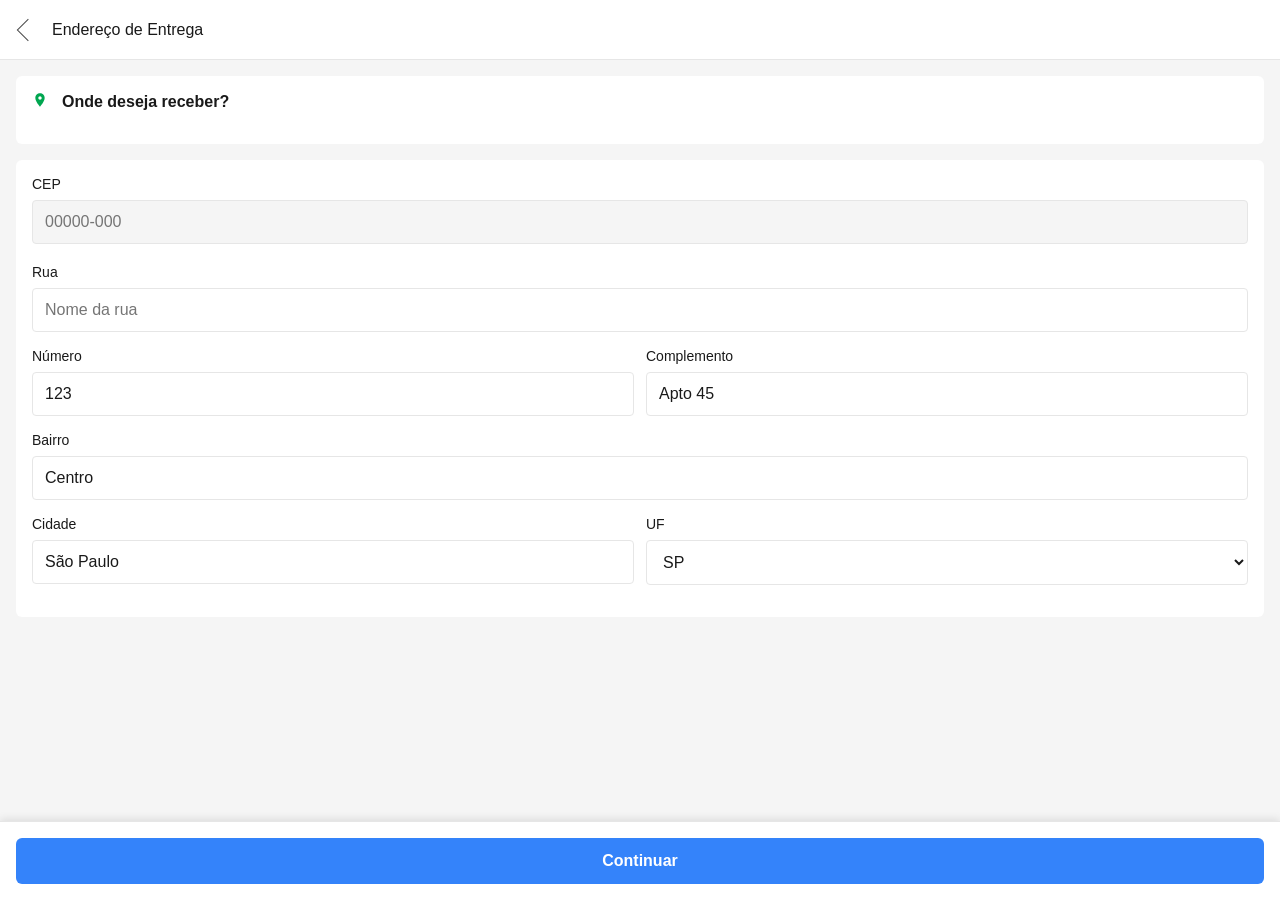
<file: Downloads/saveweb2zip-com-www-mercadolivre-com-br/endereco.html>
<!DOCTYPE html>
<html lang="pt-BR">
<head>
    <meta charset="UTF-8">
    <meta name="viewport" content="width=device-width, initial-scale=1.0">
    <title>Endereço de Entrega - Mercado Livre</title>
    <style>
        * {
            margin: 0;
            padding: 0;
            box-sizing: border-box;
        }
        
        body {
            font-family: "Proxima Nova", -apple-system, Roboto, Arial, sans-serif;
            background-color: #f5f5f5;
            min-height: 100vh;
            display: flex;
            flex-direction: column;
        }
        
        .nav-header {
            background-color: #fff;
            height: 60px;
            display: flex;
            align-items: center;
            padding: 0 16px;
            border-bottom: 1px solid #e6e6e6;
        }
        
        .nav-header .nav-bounds {
            width: 100%;
            display: flex;
            align-items: center;
            gap: 12px;
        }
        
        .back-button {
            background: none;
            border: none;
            cursor: pointer;
            padding: 4px;
            display: flex;
            align-items: center;
            justify-content: center;
            flex-shrink: 0;
        }
        
        .back-arrow {
            width: 16px;
            height: 16px;
            border-left: 1.5px solid rgba(0,0,0,.7);
            border-bottom: 1.5px solid rgba(0,0,0,.7);
            transform: rotate(45deg);
        }
        
        .header-title {
            font-size: 16px;
            font-weight: 400;
            color: rgba(0,0,0,.9);
            flex: 1;
        }
        
        .main-content {
            flex: 1;
            padding: 16px;
            padding-bottom: 120px;
        }
        
        .location-section {
            background-color: #fff;
            border-radius: 6px;
            padding: 16px;
            margin-bottom: 16px;
        }
        
        .location-header {
            display: flex;
            align-items: center;
            gap: 10px;
            margin-bottom: 16px;
        }
        
        .location-icon {
            width: 20px;
            height: 20px;
            position: relative;
            flex-shrink: 0;
        }
        
        .location-icon::before {
            content: '';
            display: block;
            width: 16px;
            height: 16px;
            background-image: url('data:image/svg+xml;utf8,<svg xmlns="http://www.w3.org/2000/svg" viewBox="0 0 24 24" fill="%2300a650"><path d="M12 2C8.13 2 5 5.13 5 9c0 5.25 7 13 7 13s7-7.75 7-13c0-3.87-3.13-7-7-7zm0 9.5c-1.38 0-2.5-1.12-2.5-2.5S10.62 6.5 12 6.5s2.5 1.12 2.5 2.5-1.12 2.5-2.5 2.5z"/></svg>');
            background-size: contain;
            background-repeat: no-repeat;
        }
        
        .location-title {
            font-size: 16px;
            font-weight: 600;
            color: rgba(0,0,0,.9);
        }
        
        .form-section {
            background-color: #fff;
            border-radius: 6px;
            padding: 16px;
        }
        
        .form-field {
            margin-bottom: 16px;
        }
        
        .form-field.cep {
            margin-bottom: 20px;
        }
        
        .form-field.cep input {
            background-color: #f5f5f5;
        }
        
        .form-field label {
            display: block;
            font-size: 14px;
            font-weight: 400;
            color: rgba(0,0,0,.9);
            margin-bottom: 8px;
        }
        
        .form-field input,
        .form-field select {
            width: 100%;
            padding: 12px;
            border: 1px solid #e6e6e6;
            border-radius: 4px;
            font-size: 16px;
            font-family: inherit;
            color: rgba(0,0,0,.9);
            background-color: #fff;
        }
        
        .form-field input:focus,
        .form-field select:focus {
            outline: none;
            border-color: #3483fa;
        }
        
        .form-row {
            display: grid;
            grid-template-columns: 1fr 1fr;
            gap: 12px;
        }
        
        .footer {
            position: fixed;
            bottom: 0;
            left: 0;
            right: 0;
            background-color: #fff;
            border-top: 1px solid #e6e6e6;
            padding: 16px;
            box-shadow: 0 -2px 8px rgba(0,0,0,.1);
        }
        
        .continue-button {
            width: 100%;
            padding: 14px;
            background-color: #3483fa;
            color: #fff;
            border: none;
            border-radius: 6px;
            font-size: 16px;
            font-weight: 600;
            cursor: pointer;
            transition: background-color 0.2s;
        }
        
        .continue-button:hover {
            background-color: #2968c8;
        }
        
        .continue-button:active {
            background-color: #1f4fa0;
        }
        
        @media (max-width: 480px) {
            .form-row {
                grid-template-columns: 1fr;
            }
            
            .main-content {
                padding: 12px;
            }
            
            .location-section,
            .form-section {
                padding: 12px;
            }
        }
    </style>
</head>
<body>
    <header class="nav-header">
        <div class="nav-bounds">
            <button class="back-button" onclick="window.history.back()">
                <div class="back-arrow"></div>
            </button>
            <h1 class="header-title">Endereço de Entrega</h1>
        </div>
    </header>
    
    <main class="main-content">
        <div class="location-section">
            <div class="location-header">
                <div class="location-icon"></div>
                <h2 class="location-title">Onde deseja receber?</h2>
            </div>
        </div>
        
        <div class="form-section">
            <form id="address-form">
                <div class="form-field cep">
                    <label for="cep">CEP</label>
                    <input type="text" id="cep" name="cep" placeholder="00000-000" maxlength="9">
                </div>
                
                <div class="form-field">
                    <label for="rua">Rua</label>
                    <input type="text" id="rua" name="rua" placeholder="Nome da rua">
                </div>
                
                <div class="form-row">
                    <div class="form-field">
                        <label for="numero">Número</label>
                        <input type="text" id="numero" name="numero" placeholder="123" value="123">
                    </div>
                    
                    <div class="form-field">
                        <label for="complemento">Complemento</label>
                        <input type="text" id="complemento" name="complemento" placeholder="Apto 45" value="Apto 45">
                    </div>
                </div>
                
                <div class="form-field">
                    <label for="bairro">Bairro</label>
                    <input type="text" id="bairro" name="bairro" placeholder="Nome do bairro" value="Centro">
                </div>
                
                <div class="form-row">
                    <div class="form-field">
                        <label for="cidade">Cidade</label>
                        <input type="text" id="cidade" name="cidade" placeholder="Nome da cidade" value="São Paulo">
                    </div>
                    
                    <div class="form-field">
                        <label for="uf">UF</label>
                        <select id="uf" name="uf">
                            <option value="">Selecione</option>
                            <option value="AC">AC</option>
                            <option value="AL">AL</option>
                            <option value="AP">AP</option>
                            <option value="AM">AM</option>
                            <option value="BA">BA</option>
                            <option value="CE">CE</option>
                            <option value="DF">DF</option>
                            <option value="ES">ES</option>
                            <option value="GO">GO</option>
                            <option value="MA">MA</option>
                            <option value="MT">MT</option>
                            <option value="MS">MS</option>
                            <option value="MG">MG</option>
                            <option value="PA">PA</option>
                            <option value="PB">PB</option>
                            <option value="PR">PR</option>
                            <option value="PE">PE</option>
                            <option value="PI">PI</option>
                            <option value="RJ">RJ</option>
                            <option value="RN">RN</option>
                            <option value="RS">RS</option>
                            <option value="RO">RO</option>
                            <option value="RR">RR</option>
                            <option value="SC">SC</option>
                            <option value="SP" selected>SP</option>
                            <option value="SE">SE</option>
                            <option value="TO">TO</option>
                        </select>
                    </div>
                </div>
            </form>
        </div>
    </main>
    
    <footer class="footer">
        <button class="continue-button" onclick="saveAddressAndContinue()">Continuar</button>
    </footer>
    
    <script>
        // Máscara para CEP
        document.getElementById('cep').addEventListener('input', function(e) {
            let value = e.target.value.replace(/\D/g, '');
            if (value.length <= 5) {
                e.target.value = value;
            } else {
                e.target.value = value.substring(0, 5) + '-' + value.substring(5, 8);
            }
        });
        
        function saveAddressAndContinue() {
            const address = {
                cep: document.getElementById('cep').value,
                rua: document.getElementById('rua').value,
                numero: document.getElementById('numero').value,
                complemento: document.getElementById('complemento').value,
                bairro: document.getElementById('bairro').value,
                cidade: document.getElementById('cidade').value,
                uf: document.getElementById('uf').value,
            };
            
            // Validar campos obrigatórios
            if (!address.rua || !address.numero || !address.bairro || !address.cidade || !address.uf) {
                alert('Por favor, preencha todos os campos obrigatórios');
                return;
            }
            
            // Salvar no localStorage
            localStorage.setItem('deliveryAddress', JSON.stringify(address));
            
            // Redirecionar para finalizar.html
            window.location.href = 'finalizar.html';
        }
    </script>
</body>
</html>
</file>
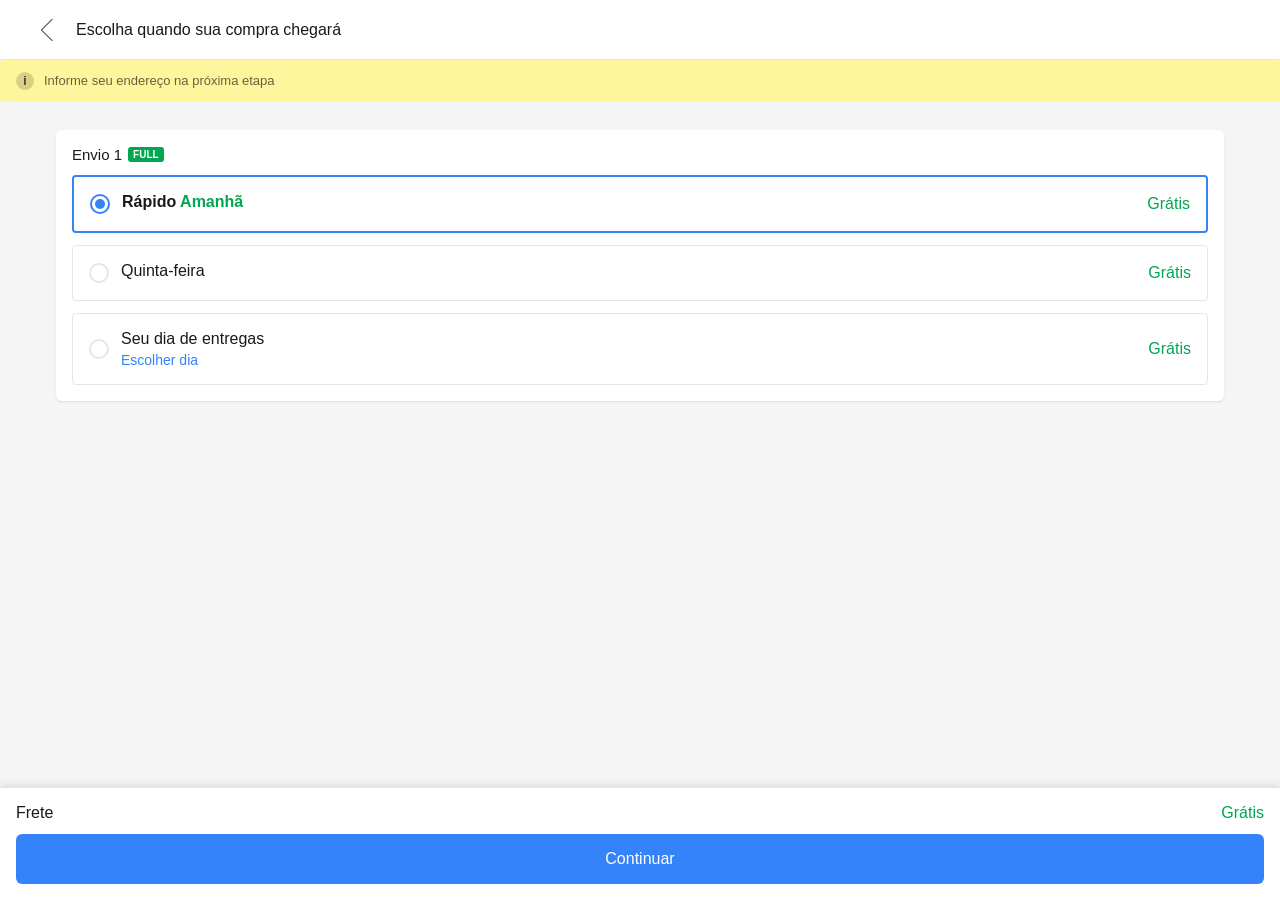
<file: Downloads/saveweb2zip-com-www-mercadolivre-com-br/entrega.html>
<!DOCTYPE html>
<html lang="pt-BR">
<head>
    <meta charset="UTF-8">
    <meta name="viewport" content="width=device-width, initial-scale=1.0">
    <title>Escolha quando sua compra chegará - Mercado Livre</title>
    <style>
        * {
            margin: 0;
            padding: 0;
            box-sizing: border-box;
        }
        
        body {
            font-family: "Proxima Nova", -apple-system, Roboto, Arial, sans-serif;
            background-color: #f5f5f5;
            min-height: 100vh;
            display: flex;
            flex-direction: column;
        }
        
        .nav-header {
            background-color: #fff;
            height: 60px;
            display: flex;
            align-items: center;
            padding: 0 16px;
            border-bottom: 1px solid #e6e6e6;
        }
        
        .nav-header .nav-bounds {
            max-width: 1200px;
            width: 100%;
            margin: 0 auto;
            display: flex;
            align-items: center;
            gap: 12px;
        }
        
        .back-button {
            background: none;
            border: none;
            cursor: pointer;
            padding: 4px;
            display: flex;
            align-items: center;
            justify-content: center;
            flex-shrink: 0;
        }
        
        .back-arrow {
            width: 16px;
            height: 16px;
            border-left: 1.5px solid rgba(0,0,0,.7);
            border-bottom: 1.5px solid rgba(0,0,0,.7);
            transform: rotate(45deg);
        }
        
        .header-title {
            font-size: 16px;
            font-weight: 400;
            color: rgba(0,0,0,.9);
            flex: 1;
        }
        
        .info-banner {
            background-color: #fff59d;
            padding: 12px 16px;
            display: flex;
            align-items: center;
            gap: 10px;
            margin-bottom: 12px;
            border-radius: 4px;
        }
        
        .info-icon {
            width: 18px;
            height: 18px;
            border-radius: 50%;
            background-color: rgba(0,0,0,.15);
            color: rgba(0,0,0,.7);
            display: flex;
            align-items: center;
            justify-content: center;
            font-size: 12px;
            font-weight: 600;
            flex-shrink: 0;
        }
        
        .info-text {
            font-size: 13px;
            color: rgba(0,0,0,.6);
            line-height: 1.4;
        }
        
        .main-content {
            flex: 1;
            padding: 16px;
            padding-bottom: 120px;
            max-width: 1200px;
            width: 100%;
            margin: 0 auto;
        }
        
        .shipping-section {
            background-color: #fff;
            border-radius: 6px;
            padding: 16px;
            margin-bottom: 12px;
            box-shadow: 0 1px 2px 0 rgba(0,0,0,.1);
        }
        
        .section-header {
            display: flex;
            align-items: center;
            gap: 6px;
            margin-bottom: 12px;
        }
        
        .section-title {
            font-size: 15px;
            font-weight: 400;
            color: rgba(0,0,0,.9);
        }
        
        .full-badge {
            background-color: #00a650;
            color: #fff;
            font-size: 10px;
            font-weight: 600;
            padding: 2px 5px;
            border-radius: 3px;
            text-transform: uppercase;
        }
        
        .delivery-options {
            display: flex;
            flex-direction: column;
            gap: 12px;
        }
        
        .delivery-option {
            border: 1px solid #e6e6e6;
            border-radius: 4px;
            padding: 16px;
            display: flex;
            align-items: center;
            gap: 12px;
            cursor: pointer;
            transition: border-color 0.2s;
            background-color: #fff;
        }
        
        .delivery-option:hover {
            border-color: #3483fa;
        }
        
        .delivery-option.selected {
            border-color: #3483fa;
            border-width: 2px;
        }
        
        .radio-button {
            width: 20px;
            height: 20px;
            border: 2px solid #e6e6e6;
            border-radius: 50%;
            position: relative;
            flex-shrink: 0;
        }
        
        .delivery-option.selected .radio-button {
            border-color: #3483fa;
        }
        
        .radio-button::after {
            content: '';
            position: absolute;
            top: 50%;
            left: 50%;
            transform: translate(-50%, -50%);
            width: 10px;
            height: 10px;
            background-color: #3483fa;
            border-radius: 50%;
            display: none;
        }
        
        .delivery-option.selected .radio-button::after {
            display: block;
        }
        
        .delivery-option-content {
            flex: 1;
        }
        
        .delivery-option-title {
            font-size: 16px;
            font-weight: 400;
            color: rgba(0,0,0,.9);
            margin-bottom: 4px;
        }
        
        .delivery-option.selected .delivery-option-title {
            color: rgba(0,0,0,.9);
            font-weight: 600;
        }
        
        .delivery-fast {
            font-weight: 600;
            color: rgba(0,0,0,.9);
        }
        
        .delivery-day {
            color: #00a650;
            font-weight: 600;
        }
        
        .delivery-option.selected .delivery-day {
            color: #00a650;
            font-weight: 600;
        }
        
        .delivery-option-subtitle {
            font-size: 14px;
            color: #3483fa;
            margin-top: 4px;
            font-weight: 400;
        }
        
        .delivery-price {
            font-size: 16px;
            font-weight: 400;
            color: #00a650;
            flex-shrink: 0;
        }
        
        .footer {
            position: fixed;
            bottom: 0;
            left: 0;
            right: 0;
            background-color: #fff;
            border-top: 1px solid #e6e6e6;
            padding: 16px;
            box-shadow: 0 -2px 8px rgba(0,0,0,.1);
        }
        
        .shipping-summary {
            display: flex;
            justify-content: space-between;
            align-items: center;
            margin-bottom: 12px;
        }
        
        .shipping-label {
            font-size: 16px;
            color: rgba(0,0,0,.9);
        }
        
        .shipping-value {
            font-size: 16px;
            font-weight: 400;
            color: #00a650;
        }
        
        .continue-button {
            width: 100%;
            background-color: #3483fa;
            color: #fff;
            border: none;
            border-radius: 6px;
            padding: 16px;
            font-size: 16px;
            font-weight: 400;
            cursor: pointer;
            transition: background-color 0.2s;
        }
        
        .continue-button:hover {
            background-color: #2968c8;
        }
        
        .continue-button:active {
            background-color: #1f4e96;
        }
        
        @media (max-width: 768px) {
            .nav-header {
                height: 60px;
                padding: 0 16px;
            }
            
            .header-title {
                font-size: 16px;
            }
            
            .info-banner {
                padding: 10px 16px;
            }
            
            .info-text {
                font-size: 13px;
            }
            
            .main-content {
                padding: 16px;
                padding-bottom: 120px;
            }
            
            .shipping-section {
                padding: 16px;
            }
            
            .delivery-option {
                padding: 16px;
            }
            
            .delivery-option-title {
                font-size: 15px;
            }
            
            .delivery-price {
                font-size: 15px;
            }
        }
        
        @media (max-width: 480px) {
            .header-title {
                font-size: 15px;
            }
            
            .section-title {
                font-size: 15px;
            }
            
            .delivery-option {
                padding: 14px;
            }
        }
    </style>
</head>
<body>
    <header class="nav-header">
        <div class="nav-bounds">
            <button class="back-button" onclick="window.history.back()">
                <div class="back-arrow"></div>
            </button>
            <h1 class="header-title">Escolha quando sua compra chegará</h1>
        </div>
    </header>
    
    <div class="info-banner">
        <div class="info-icon">i</div>
        <p class="info-text">Informe seu endereço na próxima etapa</p>
    </div>
    
    <main class="main-content">
        <div class="shipping-section">
            <div class="section-header">
                <h2 class="section-title">Envio 1</h2>
                <span class="full-badge">FULL</span>
            </div>
            
            <div class="delivery-options">
                <div class="delivery-option selected" onclick="selectDelivery(this)">
                    <div class="radio-button"></div>
                    <div class="delivery-option-content">
                        <div class="delivery-option-title"><span class="delivery-fast">Rápido</span> <span class="delivery-day">Amanhã</span></div>
                    </div>
                    <div class="delivery-price">Grátis</div>
                </div>
                
                <div class="delivery-option" onclick="selectDelivery(this)">
                    <div class="radio-button"></div>
                    <div class="delivery-option-content">
                        <div class="delivery-option-title">Quinta-feira</div>
                    </div>
                    <div class="delivery-price">Grátis</div>
                </div>
                
                <div class="delivery-option" onclick="selectDelivery(this)">
                    <div class="radio-button"></div>
                    <div class="delivery-option-content">
                        <div class="delivery-option-title">Seu dia de entregas</div>
                        <div class="delivery-option-subtitle">Escolher dia</div>
                    </div>
                    <div class="delivery-price">Grátis</div>
                </div>
            </div>
        </div>
    </main>
    
    <footer class="footer">
        <div class="shipping-summary">
            <span class="shipping-label">Frete</span>
            <span class="shipping-value">Grátis</span>
        </div>
        <button class="continue-button" onclick="window.location.href='endereco.html'">Continuar</button>
    </footer>
    
    <script>
        function selectDelivery(element) {
            // Remove selected class from all options
            document.querySelectorAll('.delivery-option').forEach(option => {
                option.classList.remove('selected');
            });
            
            // Add selected class to clicked option
            element.classList.add('selected');
        }
    </script>
</body>
</html>
</file>
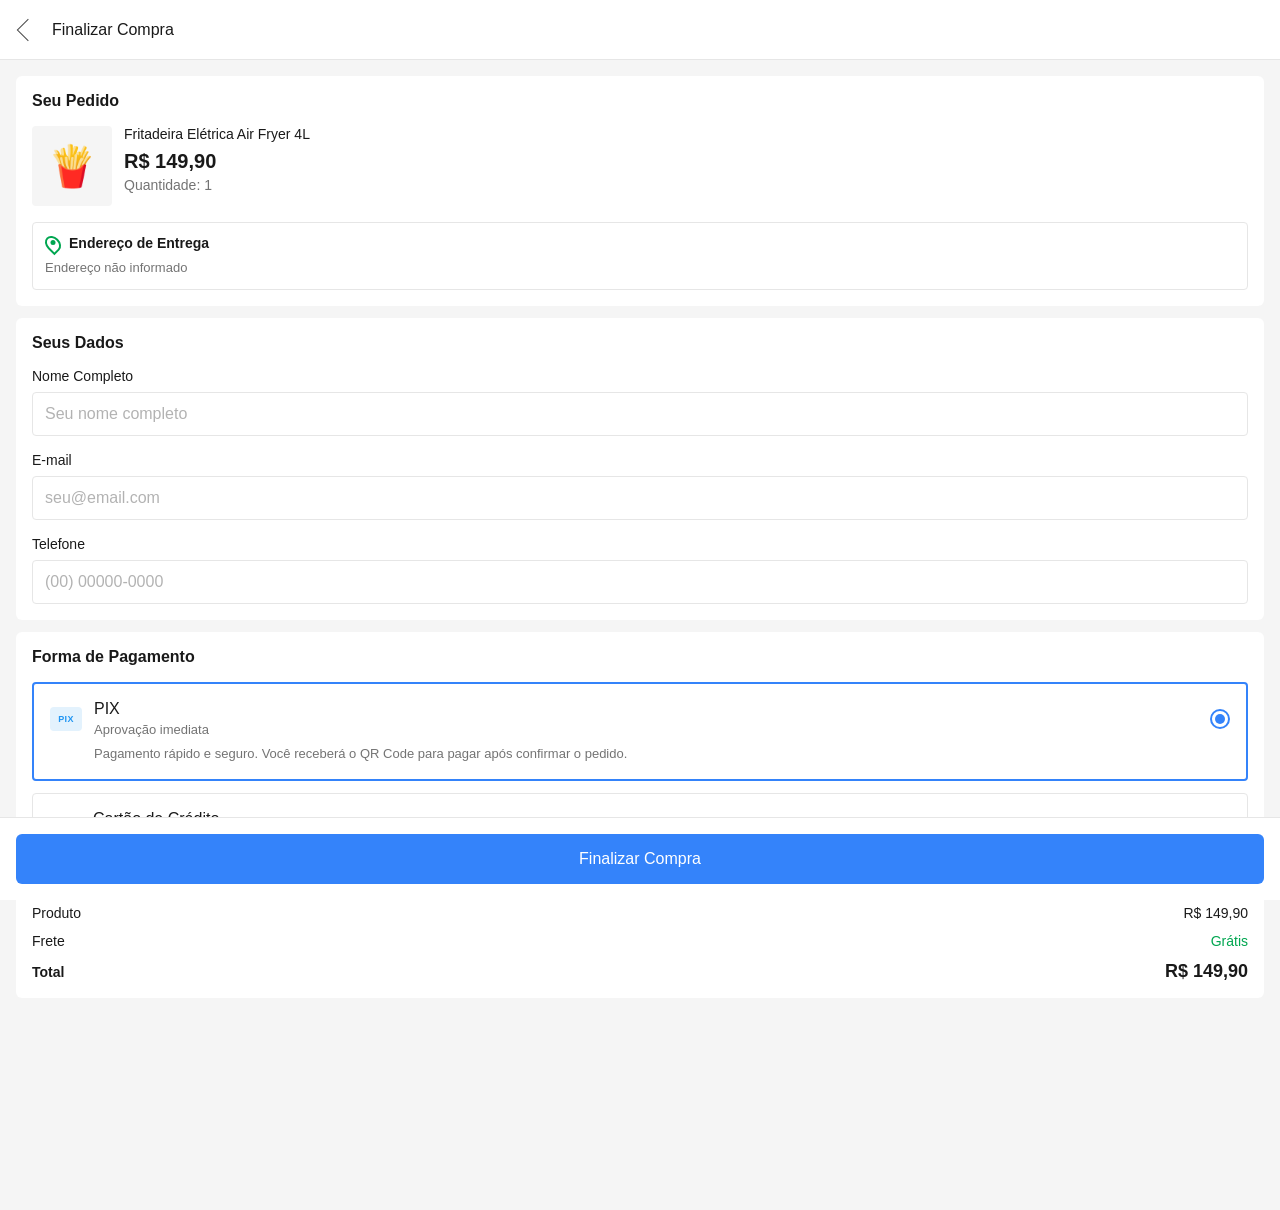
<file: Downloads/saveweb2zip-com-www-mercadolivre-com-br/finalizar.html>
<!DOCTYPE html>
<html lang="pt-BR">
<head>
    <meta charset="UTF-8">
    <meta name="viewport" content="width=device-width, initial-scale=1.0">
    <title>Finalizar Compra - Mercado Livre</title>
    <!-- Mercado Pago SDK -->
    <script src="https://sdk.mercadopago.com/js/v2"></script>
    <style>
        * {
            margin: 0;
            padding: 0;
            box-sizing: border-box;
        }
        
        body {
            font-family: "Proxima Nova", -apple-system, Roboto, Arial, sans-serif;
            background-color: #f5f5f5;
            min-height: 100vh;
            display: flex;
            flex-direction: column;
        }
        
        .nav-header {
            background-color: #fff;
            height: 60px;
            display: flex;
            align-items: center;
            padding: 0 16px;
            border-bottom: 1px solid #e6e6e6;
        }
        
        .nav-header .nav-bounds {
            width: 100%;
            display: flex;
            align-items: center;
            gap: 12px;
        }
        
        .back-button {
            background: none;
            border: none;
            cursor: pointer;
            padding: 4px;
            display: flex;
            align-items: center;
            justify-content: center;
            flex-shrink: 0;
        }
        
        .back-arrow {
            width: 16px;
            height: 16px;
            border-left: 1.5px solid rgba(0,0,0,.7);
            border-bottom: 1.5px solid rgba(0,0,0,.7);
            transform: rotate(45deg);
        }
        
        .header-title {
            font-size: 16px;
            font-weight: 400;
            color: rgba(0,0,0,.9);
            flex: 1;
        }
        
        .main-content {
            flex: 1;
            padding: 16px;
            padding-bottom: 200px;
        }
        
        .section {
            background-color: #fff;
            border-radius: 6px;
            padding: 16px;
            margin-bottom: 12px;
        }
        
        .section-title {
            font-size: 16px;
            font-weight: 600;
            color: rgba(0,0,0,.9);
            margin-bottom: 16px;
        }
        
        .product-info {
            display: flex;
            gap: 12px;
            margin-bottom: 16px;
        }
        
        .product-image {
            width: 80px;
            height: 80px;
            background-color: #f5f5f5;
            border-radius: 4px;
            display: flex;
            align-items: center;
            justify-content: center;
            flex-shrink: 0;
        }
        
        .product-image::before {
            content: '🍟';
            font-size: 40px;
        }
        
        .product-details {
            flex: 1;
        }
        
        .product-name {
            font-size: 14px;
            font-weight: 400;
            color: rgba(0,0,0,.9);
            margin-bottom: 8px;
        }
        
        .product-price {
            font-size: 20px;
            font-weight: 600;
            color: rgba(0,0,0,.9);
            margin-bottom: 4px;
        }
        
        .product-quantity {
            font-size: 14px;
            font-weight: 400;
            color: rgba(0,0,0,.55);
        }
        
        .delivery-address-card {
            border: 1px solid #e6e6e6;
            border-radius: 4px;
            padding: 12px;
            margin-top: 16px;
        }
        
        .delivery-address-header {
            display: flex;
            align-items: center;
            gap: 8px;
            margin-bottom: 8px;
        }
        
        .location-icon {
            width: 16px;
            height: 16px;
            position: relative;
        }
        
        .location-icon::before {
            content: '';
            width: 10px;
            height: 14px;
            border: 2px solid #00a650;
            border-radius: 50% 50% 50% 0;
            transform: rotate(-45deg);
            position: absolute;
            top: 0;
            left: 50%;
            transform: translateX(-50%) rotate(-45deg);
        }
        
        .location-icon::after {
            content: '';
            width: 5px;
            height: 5px;
            background-color: #00a650;
            border-radius: 50%;
            position: absolute;
            top: 5px;
            left: 50%;
            transform: translateX(-50%);
        }
        
        .delivery-address-title {
            font-size: 14px;
            font-weight: 600;
            color: rgba(0,0,0,.9);
        }
        
        .delivery-address-text {
            font-size: 13px;
            font-weight: 400;
            color: rgba(0,0,0,.55);
            line-height: 1.4;
        }
        
        .form-group {
            margin-bottom: 16px;
        }
        
        .form-group:last-child {
            margin-bottom: 0;
        }
        
        .form-group label {
            display: block;
            font-size: 14px;
            font-weight: 400;
            color: rgba(0,0,0,.9);
            margin-bottom: 8px;
        }
        
        .form-group input {
            width: 100%;
            padding: 12px;
            border: 1px solid #e6e6e6;
            border-radius: 4px;
            font-size: 16px;
            font-weight: 400;
            color: rgba(0,0,0,.9);
            background-color: #fff;
            transition: border-color 0.2s;
        }
        
        .form-group input:focus {
            outline: none;
            border-color: #3483fa;
        }
        
        .form-group input::placeholder {
            color: rgba(0,0,0,.3);
        }
        
        .payment-option {
            border: 1px solid #e6e6e6;
            border-radius: 4px;
            padding: 16px;
            margin-bottom: 12px;
            cursor: pointer;
            transition: border-color 0.2s;
            background-color: #fff;
        }
        
        .payment-option:last-child {
            margin-bottom: 0;
        }
        
        .payment-option:hover {
            border-color: #3483fa;
        }
        
        .payment-option.selected {
            border-color: #3483fa;
            border-width: 2px;
        }
        
        .payment-option-header {
            display: flex;
            align-items: center;
            gap: 12px;
            margin-bottom: 8px;
        }
        
        .payment-icon {
            width: 32px;
            height: 24px;
            background-color: #e3f2fd;
            border-radius: 4px;
            display: flex;
            align-items: center;
            justify-content: center;
            flex-shrink: 0;
            position: relative;
        }
        
        /* Ícone PIX */
        .payment-icon.pix-icon {
            background-color: #e3f2fd;
            position: relative;
        }
        
        .payment-icon.pix-icon::before {
            content: 'PIX';
            position: absolute;
            font-size: 9px;
            font-weight: 700;
            color: #2196f3;
            letter-spacing: 0.3px;
            top: 50%;
            left: 50%;
            transform: translate(-50%, -50%);
            line-height: 1;
        }
        
        /* Ícone Cartão de Crédito */
        .payment-icon.card-icon {
            background-color: #e3f2fd;
        }
        
        .payment-icon.card-icon::before {
            content: '';
            width: 24px;
            height: 16px;
            background-image: url("data:image/svg+xml,%3Csvg xmlns='http://www.w3.org/2000/svg' viewBox='0 0 24 24' fill='%232196f3'%3E%3Cpath d='M20 4H4c-1.11 0-1.99.89-1.99 2L2 18c0 1.11.89 2 2 2h16c1.11 0 2-.89 2-2V6c0-1.11-.89-2-2-2zm0 14H4v-6h16v6zm0-10H4V6h16v2z'/%3E%3C/svg%3E");
            background-size: contain;
            background-repeat: no-repeat;
            background-position: center;
        }
        
        .payment-info {
            flex: 1;
        }
        
        .payment-name {
            font-size: 16px;
            font-weight: 400;
            color: rgba(0,0,0,.9);
            margin-bottom: 4px;
        }
        
        .payment-subtitle {
            font-size: 13px;
            font-weight: 400;
            color: rgba(0,0,0,.55);
        }
        
        .radio-button {
            width: 20px;
            height: 20px;
            border: 2px solid #e6e6e6;
            border-radius: 50%;
            position: relative;
            flex-shrink: 0;
        }
        
        .payment-option.selected .radio-button {
            border-color: #3483fa;
        }
        
        .radio-button::after {
            content: '';
            position: absolute;
            top: 50%;
            left: 50%;
            transform: translate(-50%, -50%);
            width: 10px;
            height: 10px;
            background-color: #3483fa;
            border-radius: 50%;
            display: none;
        }
        
        .payment-option.selected .radio-button::after {
            display: block;
        }
        
        .payment-description {
            font-size: 13px;
            font-weight: 400;
            color: rgba(0,0,0,.55);
            line-height: 1.4;
            margin-top: 8px;
            padding-left: 44px;
        }
        
        .order-summary {
            margin-top: 16px;
            padding-top: 16px;
            border-top: 1px solid #e6e6e6;
        }
        
        .summary-row {
            display: flex;
            justify-content: space-between;
            align-items: center;
            margin-bottom: 12px;
        }
        
        .summary-row:last-child {
            margin-bottom: 0;
        }
        
        .summary-label {
            font-size: 14px;
            font-weight: 400;
            color: rgba(0,0,0,.9);
        }
        
        .summary-value {
            font-size: 14px;
            font-weight: 400;
            color: rgba(0,0,0,.9);
        }
        
        .summary-value.free {
            color: #00a650;
        }
        
        .summary-row.total .summary-label {
            font-weight: 600;
        }
        
        .summary-row.total .summary-value {
            font-size: 18px;
            font-weight: 600;
        }
        
        /* Modal Styles */
        .modal-overlay {
            position: fixed;
            top: 0;
            left: 0;
            width: 100%;
            height: 100%;
            background: rgba(0, 0, 0, 0.6);
            display: none;
            justify-content: center;
            align-items: center;
            z-index: 10000;
            padding: 16px;
        }
        
        .modal-overlay.active {
            display: flex;
        }
        
        .modal {
            background: #fff;
            border-radius: 8px;
            max-width: 500px;
            width: 100%;
            max-height: 90vh;
            overflow-y: auto;
            box-shadow: 0 4px 20px rgba(0, 0, 0, 0.15);
            position: relative;
        }
        
        .modal-header {
            padding: 20px;
            border-bottom: 1px solid #e6e6e6;
            display: flex;
            justify-content: space-between;
            align-items: center;
        }
        
        .modal-header h2 {
            font-size: 20px;
            font-weight: 600;
            color: rgba(0,0,0,.9);
        }
        
        .modal-close {
            background: none;
            border: none;
            font-size: 24px;
            cursor: pointer;
            color: rgba(0,0,0,.55);
            padding: 0;
            width: 32px;
            height: 32px;
            display: flex;
            align-items: center;
            justify-content: center;
        }
        
        .modal-close:hover {
            color: rgba(0,0,0,.9);
        }
        
        .modal-body {
            padding: 20px;
        }
        
        .modal-footer {
            padding: 20px;
            border-top: 1px solid #e6e6e6;
            display: flex;
            gap: 12px;
        }
        
        /* PIX Modal */
        .pix-qr-container {
            text-align: center;
            margin: 20px 0;
        }
        
        .pix-qr-code {
            width: 250px;
            height: 250px;
            margin: 0 auto 20px;
            border: 1px solid #e6e6e6;
            border-radius: 8px;
            padding: 16px;
            background: #fff;
        }
        
        .pix-qr-code img {
            width: 100%;
            height: 100%;
            object-fit: contain;
        }
        
        .pix-code-input {
            width: 100%;
            padding: 12px;
            border: 1px solid #e6e6e6;
            border-radius: 4px;
            font-size: 12px;
            font-family: monospace;
            margin-bottom: 12px;
        }
        
        .pix-instructions {
            background: #f5f5f5;
            padding: 16px;
            border-radius: 4px;
            margin-bottom: 20px;
        }
        
        .pix-instructions p {
            font-size: 13px;
            color: rgba(0,0,0,.7);
            margin-bottom: 8px;
        }
        
        .pix-instructions p:last-child {
            margin-bottom: 0;
        }
        
        /* Card Modal */
        .card-form-group {
            margin-bottom: 16px;
        }
        
        .card-form-group label {
            display: block;
            font-size: 13px;
            font-weight: 600;
            color: rgba(0,0,0,.9);
            margin-bottom: 8px;
        }
        
        .card-form-group input,
        .card-form-group select {
            width: 100%;
            padding: 12px;
            border: 1px solid #e6e6e6;
            border-radius: 4px;
            font-size: 14px;
            font-family: inherit;
        }
        
        .card-form-group input:focus,
        .card-form-group select:focus {
            outline: none;
            border-color: #3483fa;
        }
        
        .card-form-row {
            display: grid;
            grid-template-columns: 1fr 1fr;
            gap: 12px;
        }
        
        .btn-primary {
            background: #3483fa;
            color: #fff;
            border: none;
            padding: 14px 24px;
            border-radius: 4px;
            font-size: 16px;
            font-weight: 600;
            cursor: pointer;
            width: 100%;
        }
        
        .btn-primary:hover {
            background: #2968c8;
        }
        
        .btn-primary:disabled {
            background: #ccc;
            cursor: not-allowed;
        }
        
        .btn-secondary {
            background: #fff;
            color: rgba(0,0,0,.9);
            border: 1px solid #e6e6e6;
            padding: 14px 24px;
            border-radius: 4px;
            font-size: 16px;
            font-weight: 600;
            cursor: pointer;
            flex: 1;
        }
        
        .btn-secondary:hover {
            background: #f5f5f5;
        }
        
        .loading-spinner {
            display: inline-block;
            width: 20px;
            height: 20px;
            border: 3px solid rgba(255,255,255,.3);
            border-radius: 50%;
            border-top-color: #fff;
            animation: spin 1s ease-in-out infinite;
        }
        
        @keyframes spin {
            to { transform: rotate(360deg); }
        }
        
        .error-message {
            background: #fee;
            color: #c33;
            padding: 12px;
            border-radius: 4px;
            margin-bottom: 16px;
            font-size: 13px;
        }
        
        .success-message {
            background: #efe;
            color: #3c3;
            padding: 12px;
            border-radius: 4px;
            margin-bottom: 16px;
            font-size: 13px;
        }
        
        @media (max-width: 768px) {
            .modal {
                max-width: 100%;
                border-radius: 8px 8px 0 0;
            }
            
            .card-form-row {
                grid-template-columns: 1fr;
            }
        }
        
        .footer {
            position: fixed;
            bottom: 0;
            left: 0;
            right: 0;
            background-color: #fff;
            border-top: 1px solid #e6e6e6;
            padding: 16px;
        }
        
        .finalize-button {
            width: 100%;
            background-color: #3483fa;
            color: #fff;
            border: none;
            border-radius: 6px;
            padding: 16px;
            font-size: 16px;
            font-weight: 400;
            cursor: pointer;
            transition: background-color 0.2s;
        }
        
        .finalize-button:hover {
            background-color: #2968c8;
        }
        
        .finalize-button:active {
            background-color: #1f4e96;
        }
        
        @media (max-width: 768px) {
            .main-content {
                padding: 16px;
                padding-bottom: 200px;
            }
            
            .section {
                padding: 16px;
            }
        }
        
        @media (max-width: 480px) {
            .header-title {
                font-size: 15px;
            }
            
            .section-title {
                font-size: 15px;
            }
            
            .product-image {
                width: 70px;
                height: 70px;
            }
            
            .product-price {
                font-size: 18px;
            }
        }
    </style>
</head>
<body>
    <header class="nav-header">
        <div class="nav-bounds">
            <button class="back-button" onclick="window.history.back()">
                <div class="back-arrow"></div>
            </button>
            <h1 class="header-title">Finalizar Compra</h1>
        </div>
    </header>
    
    <main class="main-content">
        <!-- Seção Seu Pedido -->
        <div class="section">
            <h2 class="section-title">Seu Pedido</h2>
            
            <div class="product-info">
                <div class="product-image"></div>
                <div class="product-details">
                    <div class="product-name">Fritadeira Elétrica Air Fryer 4L</div>
                    <div class="product-price">R$ 149,90</div>
                    <div class="product-quantity">Quantidade: 1</div>
                </div>
            </div>
            
            <div class="delivery-address-card">
                <div class="delivery-address-header">
                    <div class="location-icon"></div>
                    <div class="delivery-address-title">Endereço de Entrega</div>
                </div>
                <div class="delivery-address-text" id="delivery-address-text">
                    Carregando endereço...
                </div>
            </div>
        </div>
        
        <!-- Seção Seus Dados -->
        <div class="section">
            <h2 class="section-title">Seus Dados</h2>
            
            <form>
                <div class="form-group">
                    <label for="nome">Nome Completo</label>
                    <input type="text" id="nome" name="nome" placeholder="Seu nome completo">
                </div>
                
                <div class="form-group">
                    <label for="email">E-mail</label>
                    <input type="email" id="email" name="email" placeholder="seu@email.com">
                </div>
                
                <div class="form-group">
                    <label for="telefone">Telefone</label>
                    <input type="tel" id="telefone" name="telefone" placeholder="(00) 00000-0000" maxlength="15">
                </div>
            </form>
        </div>
        
        <!-- Seção Forma de Pagamento -->
        <div class="section">
            <h2 class="section-title">Forma de Pagamento</h2>
            
            <div class="payment-option selected" onclick="selectPayment(this)">
                <div class="payment-option-header">
                    <div class="payment-icon pix-icon"></div>
                    <div class="payment-info">
                        <div class="payment-name">PIX</div>
                        <div class="payment-subtitle">Aprovação imediata</div>
                    </div>
                    <div class="radio-button"></div>
                </div>
                <div class="payment-description">
                    Pagamento rápido e seguro. Você receberá o QR Code para pagar após confirmar o pedido.
                </div>
            </div>
            
            <div class="payment-option" onclick="selectPayment(this)">
                <div class="payment-option-header">
                    <div class="payment-icon card-icon"></div>
                    <div class="payment-info">
                        <div class="payment-name">Cartão de Crédito</div>
                        <div class="payment-subtitle">Em até 12x sem juros</div>
                    </div>
                    <div class="radio-button"></div>
                </div>
            </div>
            
            <div class="order-summary">
                <div class="summary-row">
                    <span class="summary-label">Produto</span>
                    <span class="summary-value">R$ 149,90</span>
                </div>
                <div class="summary-row">
                    <span class="summary-label">Frete</span>
                    <span class="summary-value free">Grátis</span>
                </div>
                <div class="summary-row total">
                    <span class="summary-label">Total</span>
                    <span class="summary-value">R$ 149,90</span>
                </div>
            </div>
        </div>
    </main>
    
    <footer class="footer">
        <button class="finalize-button" onclick="handleFinalizePurchase()">Finalizar Compra</button>
    </footer>
    
    <!-- Modal PIX -->
    <div id="pixModal" class="modal-overlay">
        <div class="modal">
            <div class="modal-header">
                <h2>Pagamento PIX</h2>
                <button class="modal-close" onclick="closeModal('pixModal')">&times;</button>
            </div>
            <div class="modal-body">
                <div class="pix-instructions">
                    <p><strong>1.</strong> Escaneie o QR Code com o app do seu banco</p>
                    <p><strong>2.</strong> Ou copie o código PIX e cole no app</p>
                    <p><strong>3.</strong> O pagamento será confirmado automaticamente</p>
                </div>
                <div class="pix-qr-container">
                    <div class="pix-qr-code" id="pixQRCode">
                        <div style="display: flex; align-items: center; justify-content: center; height: 100%;">
                            <div class="loading-spinner"></div>
                        </div>
                    </div>
                    <input type="text" class="pix-code-input" id="pixCode" readonly>
                    <button class="btn-primary" onclick="copyPixCode()">Copiar código PIX</button>
                </div>
            </div>
        </div>
    </div>
    
    <!-- Modal Cartão de Crédito -->
    <div id="cardModal" class="modal-overlay">
        <div class="modal">
            <div class="modal-header">
                <h2>Pagamento com Cartão</h2>
                <button class="modal-close" onclick="closeModal('cardModal')">&times;</button>
            </div>
            <div class="modal-body">
                <div id="cardError" class="error-message" style="display: none;"></div>
                <form id="cardForm">
                    <div class="card-form-group">
                        <label>Número do Cartão</label>
                        <input type="text" id="cardNumber" placeholder="0000 0000 0000 0000" maxlength="19" required>
                    </div>
                    <div class="card-form-group">
                        <label>Nome no Cartão</label>
                        <input type="text" id="cardholderName" placeholder="Nome como está no cartão" required>
                    </div>
                    <div class="card-form-row">
                        <div class="card-form-group">
                            <label>Validade</label>
                            <input type="text" id="cardExpirationDate" placeholder="MM/AA" maxlength="5" required>
                        </div>
                        <div class="card-form-group">
                            <label>CVV</label>
                            <input type="text" id="securityCode" placeholder="123" maxlength="4" required>
                        </div>
                    </div>
                    <div class="card-form-group">
                        <label>CPF do Titular</label>
                        <input type="text" id="cpf" placeholder="000.000.000-00" maxlength="14" required>
                    </div>
                    <div class="card-form-group">
                        <label>Parcelas</label>
                        <select id="installments" required>
                            <option value="1">1x sem juros</option>
                            <option value="2">2x sem juros</option>
                            <option value="3">3x sem juros</option>
                            <option value="4">4x sem juros</option>
                            <option value="5">5x sem juros</option>
                            <option value="6">6x sem juros</option>
                            <option value="7">7x sem juros</option>
                            <option value="8">8x sem juros</option>
                            <option value="9">9x sem juros</option>
                            <option value="10">10x sem juros</option>
                            <option value="11">11x sem juros</option>
                            <option value="12">12x sem juros</option>
                        </select>
                    </div>
                </form>
            </div>
            <div class="modal-footer">
                <button class="btn-secondary" onclick="closeModal('cardModal')">Cancelar</button>
                <button class="btn-primary" onclick="processCardPayment()" id="cardSubmitBtn">
                    Finalizar Pagamento
                </button>
            </div>
        </div>
    </div>
    
    <script>
        // Carregar e exibir endereço de entrega
        function loadDeliveryAddress() {
            const addressData = JSON.parse(localStorage.getItem('deliveryAddress') || '{}');
            const addressElement = document.getElementById('delivery-address-text');
            
            if (addressData && Object.keys(addressData).length > 0) {
                // Formatar endereço
                let addressParts = [];
                
                if (addressData.rua) {
                    let ruaPart = addressData.rua;
                    if (addressData.numero) {
                        ruaPart += ', ' + addressData.numero;
                    }
                    if (addressData.complemento) {
                        ruaPart += ' - ' + addressData.complemento;
                    }
                    addressParts.push(ruaPart);
                }
                
                if (addressData.bairro) {
                    addressParts.push(addressData.bairro);
                }
                
                if (addressData.cidade && addressData.uf) {
                    addressParts.push(addressData.cidade + '/' + addressData.uf);
                } else if (addressData.cidade) {
                    addressParts.push(addressData.cidade);
                }
                
                if (addressData.cep) {
                    addressParts.push('CEP ' + addressData.cep);
                }
                
                addressElement.textContent = addressParts.join(' - ');
            } else {
                addressElement.textContent = 'Endereço não informado';
            }
        }
        
        // Carregar endereço quando a página carregar
        document.addEventListener('DOMContentLoaded', loadDeliveryAddress);
        
        function selectPayment(element) {
            // Remove selected class from all options
            document.querySelectorAll('.payment-option').forEach(option => {
                option.classList.remove('selected');
            });
            
            // Add selected class to clicked option
            element.classList.add('selected');
        }
        
        // Máscara para telefone
        document.getElementById('telefone').addEventListener('input', function(e) {
            let value = e.target.value.replace(/\D/g, '');
            if (value.length > 11) {
                value = value.substring(0, 11);
            }
            if (value.length > 10) {
                value = value.substring(0, 2) + ')' + value.substring(2, 7) + '-' + value.substring(7);
            } else if (value.length > 6) {
                value = value.substring(0, 2) + ')' + value.substring(2, 6) + '-' + value.substring(6);
            } else if (value.length > 2) {
                value = '(' + value.substring(0, 2) + ')' + value.substring(2);
            } else if (value.length > 0) {
                value = '(' + value;
            }
            e.target.value = value;
        });
        
        // Configuração do Mercado Pago
        const MERCADOPAGO_PUBLIC_KEY = 'APP_USR-cd7983a0-97cb-4ac0-a3e5-737865dad04d'; // Chave pública do Mercado Pago
        
        // URL da API - funciona tanto localmente quanto na Vercel
        const API_BASE_URL = window.location.hostname === 'localhost' 
            ? 'http://localhost:8001/api/payments' 
            : '/api/payments';
        
        let mp = null;
        
        // Inicializar Mercado Pago SDK quando carregar
        if (typeof MercadoPago !== 'undefined') {
            mp = new MercadoPago(MERCADOPAGO_PUBLIC_KEY, {
                locale: 'pt-BR'
            });
        }
        
        // Funções de Modal
        function openModal(modalId) {
            document.getElementById(modalId).classList.add('active');
        }
        
        function closeModal(modalId) {
            document.getElementById(modalId).classList.remove('active');
        }
        
        // Máscaras de input
        document.addEventListener('DOMContentLoaded', function() {
            // Máscara para número do cartão
            const cardNumber = document.getElementById('cardNumber');
            if (cardNumber) {
                cardNumber.addEventListener('input', function(e) {
                    let value = e.target.value.replace(/\s/g, '');
                    if (value.length > 16) value = value.substring(0, 16);
                    value = value.match(/.{1,4}/g)?.join(' ') || value;
                    e.target.value = value;
                });
            }
            
            // Máscara para validade
            const cardExpiration = document.getElementById('cardExpirationDate');
            if (cardExpiration) {
                cardExpiration.addEventListener('input', function(e) {
                    let value = e.target.value.replace(/\D/g, '');
                    if (value.length > 4) value = value.substring(0, 4);
                    if (value.length > 2) {
                        value = value.substring(0, 2) + '/' + value.substring(2);
                    }
                    e.target.value = value;
                });
            }
            
            // Máscara para CPF
            const cpf = document.getElementById('cpf');
            if (cpf) {
                cpf.addEventListener('input', function(e) {
                    let value = e.target.value.replace(/\D/g, '');
                    if (value.length > 11) value = value.substring(0, 11);
                    if (value.length > 9) {
                        value = value.substring(0, 3) + '.' + value.substring(3, 6) + '.' + value.substring(6, 9) + '-' + value.substring(9);
                    } else if (value.length > 6) {
                        value = value.substring(0, 3) + '.' + value.substring(3, 6) + '.' + value.substring(6);
                    } else if (value.length > 3) {
                        value = value.substring(0, 3) + '.' + value.substring(3);
                    }
                    e.target.value = value;
                });
            }
        });
        
        // Função principal para finalizar compra
        async function handleFinalizePurchase() {
            // Validar dados pessoais
            const nome = document.getElementById('nome').value.trim();
            const email = document.getElementById('email').value.trim();
            const telefone = document.getElementById('telefone').value.trim();
            
            if (!nome || !email || !telefone) {
                alert('Por favor, preencha todos os campos de dados pessoais');
                return;
            }
            
            // Validar email
            const emailRegex = /^[^\s@]+@[^\s@]+\.[^\s@]+$/;
            if (!emailRegex.test(email)) {
                alert('Por favor, insira um e-mail válido');
                return;
            }
            
            // Verificar método de pagamento selecionado
            const selectedPayment = document.querySelector('.payment-option.selected');
            if (!selectedPayment) {
                alert('Por favor, selecione uma forma de pagamento');
                return;
            }
            
            const paymentMethod = selectedPayment.querySelector('.payment-name').textContent.trim();
            
            if (paymentMethod === 'PIX') {
                await processPixPayment(nome, email, telefone);
            } else if (paymentMethod === 'Cartão de Crédito') {
                openModal('cardModal');
            } else {
                alert('Método de pagamento não suportado');
            }
        }
        
        // Processar pagamento PIX
        async function processPixPayment(nome, email, telefone) {
            try {
                openModal('pixModal');
                
                // Coletar dados do pedido
                const orderData = {
                    amount: 149.90, // Valor do produto (pode ser dinâmico)
                    description: 'Fritadeira Elétrica Air Fryer WAP Mega Family',
                    payment_method: 'PIX',
                    payer_email: email,
                    payer_name: nome,
                    payer_phone: telefone
                };
                
                // Chamar API do backend
                const response = await fetch(`${API_BASE_URL}/create`, {
                    method: 'POST',
                    headers: {
                        'Content-Type': 'application/json',
                    },
                    body: JSON.stringify(orderData)
                });
                
                if (!response.ok) {
                    const errorData = await response.json();
                    throw new Error(errorData.detail || 'Erro ao criar pagamento PIX');
                }
                
                const paymentData = await response.json();
                
                // Exibir QR Code
                if (paymentData.qr_code_base64) {
                    const qrCodeContainer = document.getElementById('pixQRCode');
                    qrCodeContainer.innerHTML = `<img src="data:image/png;base64,${paymentData.qr_code_base64}" alt="QR Code PIX">`;
                }
                
                // Exibir código PIX
                if (paymentData.qr_code) {
                    document.getElementById('pixCode').value = paymentData.qr_code;
                }
                
                // Salvar dados do pagamento
                localStorage.setItem('currentPayment', JSON.stringify({
                    payment_id: paymentData.id,
                    mercado_pago_id: paymentData.mercado_pago_id,
                    transaction_id: paymentData.transaction_id,
                }));
                
                // Verificar status do pagamento periodicamente
                if (paymentData.mercado_pago_id) {
                    checkPaymentStatus(paymentData.mercado_pago_id);
                }
                
            } catch (error) {
                console.error('Erro ao processar pagamento PIX:', error);
                alert('Erro ao processar pagamento PIX: ' + error.message);
                closeModal('pixModal');
            }
        }
        
        // Processar pagamento com cartão
        async function processCardPayment() {
            try {
                const submitBtn = document.getElementById('cardSubmitBtn');
                const errorDiv = document.getElementById('cardError');
                
                // Validar formulário
                const cardNumber = document.getElementById('cardNumber').value.replace(/\s/g, '');
                const cardholderName = document.getElementById('cardholderName').value.trim();
                const cardExpirationDate = document.getElementById('cardExpirationDate').value;
                const securityCode = document.getElementById('securityCode').value;
                const cpf = document.getElementById('cpf').value.replace(/\D/g, '');
                const installments = parseInt(document.getElementById('installments').value);
                
                if (!cardNumber || !cardholderName || !cardExpirationDate || !securityCode || !cpf) {
                    errorDiv.textContent = 'Por favor, preencha todos os campos';
                    errorDiv.style.display = 'block';
                    return;
                }
                
                if (cardNumber.length < 13 || cardNumber.length > 16) {
                    errorDiv.textContent = 'Número do cartão inválido';
                    errorDiv.style.display = 'block';
                    return;
                }
                
                if (cpf.length !== 11) {
                    errorDiv.textContent = 'CPF inválido';
                    errorDiv.style.display = 'block';
                    return;
                }
                
                // Desabilitar botão
                submitBtn.disabled = true;
                submitBtn.innerHTML = '<span class="loading-spinner"></span> Processando...';
                errorDiv.style.display = 'none';
                
                // Criar token do cartão usando Mercado Pago SDK
                if (!mp) {
                    throw new Error('SDK do Mercado Pago não carregado');
                }
                
                const [month, year] = cardExpirationDate.split('/');
                const tokenResponse = await mp.fields.createCardToken({
                    cardNumber: cardNumber,
                    cardholderName: cardholderName,
                    cardExpirationMonth: month,
                    cardExpirationYear: '20' + year,
                    securityCode: securityCode,
                    identificationType: 'CPF',
                    identificationNumber: cpf,
                });
                
                if (tokenResponse.error) {
                    throw new Error(tokenResponse.error.message || 'Erro ao processar cartão');
                }
                
                // Coletar dados pessoais
                const nome = document.getElementById('nome').value.trim();
                const email = document.getElementById('email').value.trim();
                const telefone = document.getElementById('telefone').value.trim();
                
                // Chamar API do backend
                const orderData = {
                    amount: 149.90,
                    description: 'Fritadeira Elétrica Air Fryer WAP Mega Family',
                    payment_method: 'CREDIT_CARD',
                    payer_email: email,
                    payer_name: nome,
                    payer_phone: telefone,
                    card_token: tokenResponse.id,
                    installments: installments
                };
                
                const response = await fetch(`${API_BASE_URL}/create`, {
                    method: 'POST',
                    headers: {
                        'Content-Type': 'application/json',
                    },
                    body: JSON.stringify(orderData)
                });
                
                if (!response.ok) {
                    const errorData = await response.json();
                    throw new Error(errorData.detail || 'Erro ao processar pagamento');
                }
                
                const paymentData = await response.json();
                
                // Verificar status
                if (paymentData.status === 'APPROVED' || paymentData.status === 'approved') {
                    alert('Pagamento aprovado! Redirecionando...');
                    window.location.href = 'success.html';
                } else if (paymentData.status === 'PENDING' || paymentData.status === 'pending') {
                    alert('Pagamento pendente. Aguardando confirmação...');
                    if (paymentData.mercado_pago_id) {
                        checkPaymentStatus(paymentData.mercado_pago_id);
                    }
                } else {
                    throw new Error(paymentData.error || 'Pagamento rejeitado');
                }
                
            } catch (error) {
                console.error('Erro ao processar pagamento com cartão:', error);
                const errorDiv = document.getElementById('cardError');
                errorDiv.textContent = error.message || 'Erro ao processar pagamento. Tente novamente.';
                errorDiv.style.display = 'block';
                
                const submitBtn = document.getElementById('cardSubmitBtn');
                submitBtn.disabled = false;
                submitBtn.textContent = 'Finalizar Pagamento';
            }
        }
        
        // Copiar código PIX
        function copyPixCode() {
            const pixCode = document.getElementById('pixCode').value;
            navigator.clipboard.writeText(pixCode).then(() => {
                alert('Código PIX copiado!');
            }).catch(() => {
                // Fallback para navegadores antigos
                const input = document.getElementById('pixCode');
                input.select();
                document.execCommand('copy');
                alert('Código PIX copiado!');
            });
        }
        
        // Verificar status do pagamento
        async function checkPaymentStatus(mercadoPagoId) {
            const maxAttempts = 60; // 5 minutos (verificar a cada 5 segundos)
            let attempts = 0;
            
            const interval = setInterval(async () => {
                attempts++;
                
                try {
                    const response = await fetch(`${API_BASE_URL}/status/${mercadoPagoId}`);
                    if (!response.ok) {
                        if (attempts >= maxAttempts) {
                            clearInterval(interval);
                        }
                        return;
                    }
                    
                    const data = await response.json();
                    
                    if (data.status === 'APPROVED' || data.status === 'approved') {
                        clearInterval(interval);
                        alert('Pagamento aprovado! Redirecionando...');
                        window.location.href = 'success.html';
                    } else if (data.status === 'REJECTED' || data.status === 'rejected') {
                        clearInterval(interval);
                        alert('Pagamento rejeitado. Tente novamente.');
                        closeModal('pixModal');
                    } else if (attempts >= maxAttempts) {
                        clearInterval(interval);
                        alert('Tempo de espera esgotado. Verifique o status do pagamento mais tarde.');
                    }
                } catch (error) {
                    console.error('Erro ao verificar status:', error);
                    if (attempts >= maxAttempts) {
                        clearInterval(interval);
                    }
                }
            }, 5000); // Verificar a cada 5 segundos
        }
    </script>
</body>
</html>
</file>
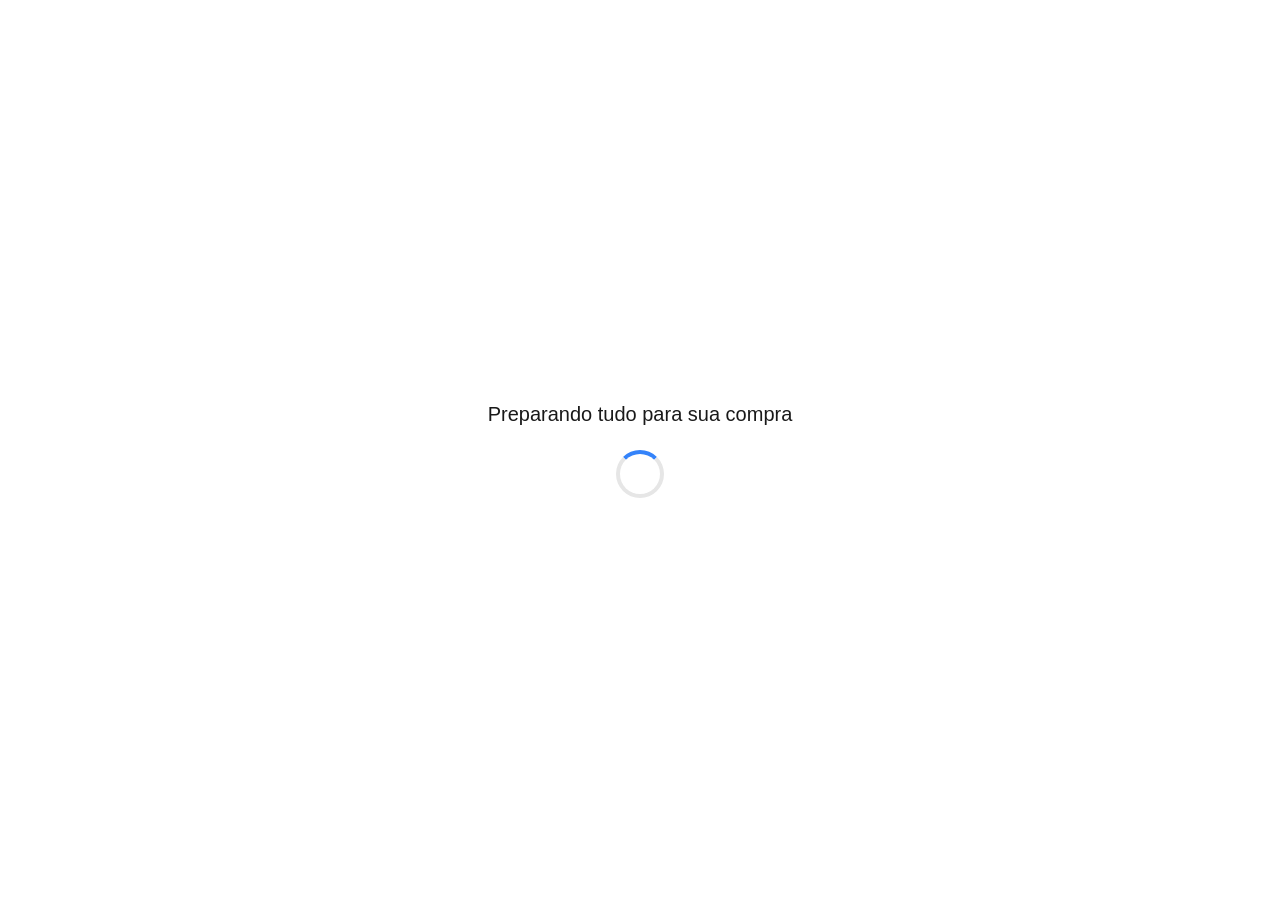
<file: Downloads/saveweb2zip-com-www-mercadolivre-com-br/loading.html>
<!DOCTYPE html>
<html lang="pt-BR">
<head>
    <meta charset="UTF-8">
    <meta name="viewport" content="width=device-width, initial-scale=1.0">
    <title>Preparando sua compra - Mercado Livre</title>
    <style>
        * {
            margin: 0;
            padding: 0;
            box-sizing: border-box;
        }
        
        body {
            font-family: "Proxima Nova", -apple-system, Roboto, Arial, sans-serif;
            background-color: #fff;
            min-height: 100vh;
            display: flex;
            justify-content: center;
            align-items: center;
            flex-direction: column;
        }
        
        .loading-container {
            text-align: center;
        }
        
        .loading-text {
            font-size: 20px;
            color: rgba(0,0,0,.9);
            margin-bottom: 24px;
            font-weight: 400;
        }
        
        .spinner {
            width: 48px;
            height: 48px;
            border: 4px solid #e6e6e6;
            border-top: 4px solid #3483fa;
            border-radius: 50%;
            animation: spin 1s linear infinite;
            margin: 0 auto;
        }
        
        @keyframes spin {
            0% { transform: rotate(0deg); }
            100% { transform: rotate(360deg); }
        }
        
        @media (max-width: 768px) {
            .loading-text {
                font-size: 18px;
                padding: 0 20px;
            }
            
            .spinner {
                width: 40px;
                height: 40px;
                border-width: 3px;
            }
        }
    </style>
    <script>
        // Redireciona para a página de seguro após 2 segundos
        setTimeout(function() {
            window.location.href = 'seguro.html';
        }, 2000);
    </script>
</head>
<body>
    <div class="loading-container">
        <p class="loading-text">Preparando tudo para sua compra</p>
        <div class="spinner"></div>
    </div>
</body>
</html>
</file>
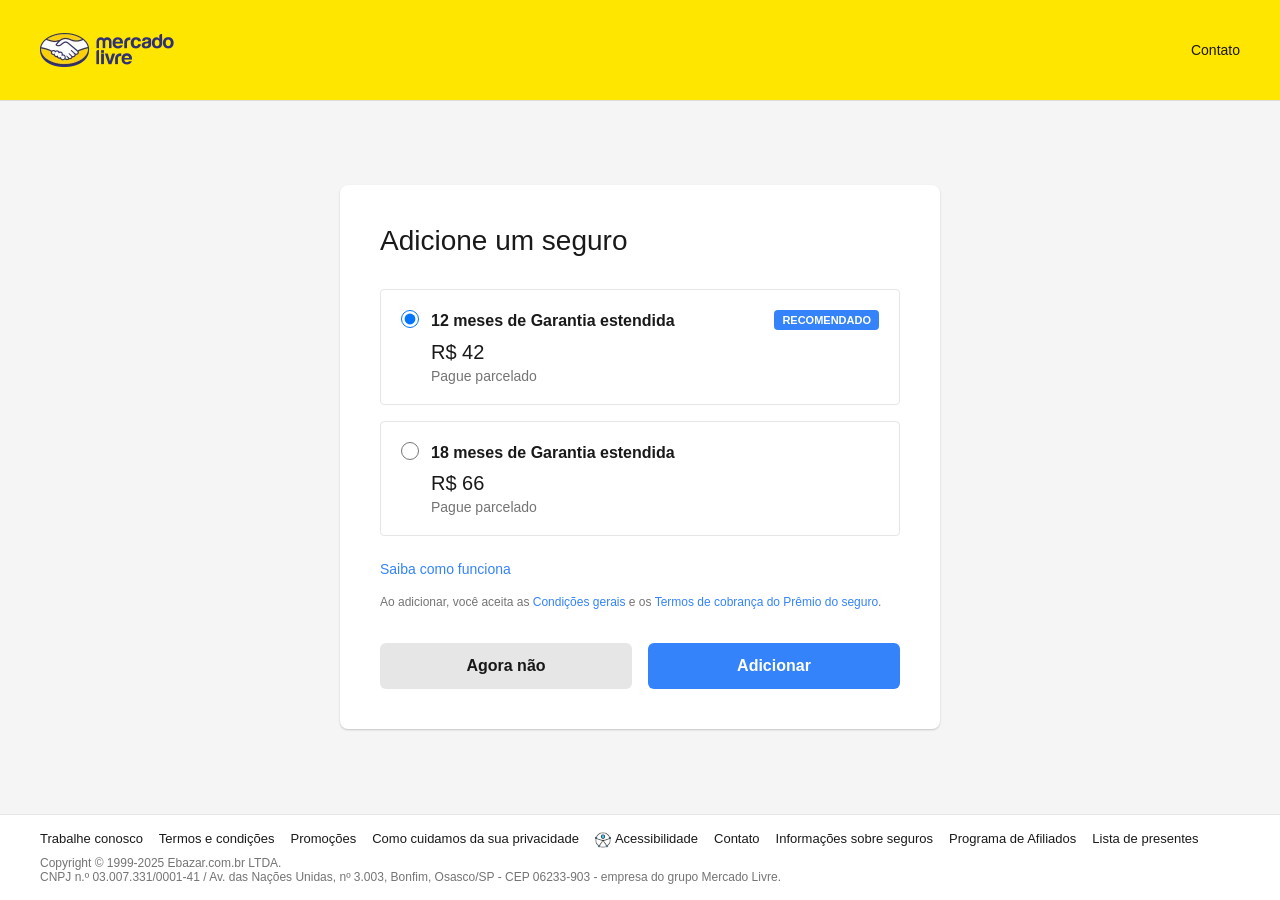
<file: Downloads/saveweb2zip-com-www-mercadolivre-com-br/seguro.html>
<!DOCTYPE html>
<html lang="pt-BR">
<head>
    <meta charset="UTF-8">
    <meta name="viewport" content="width=device-width, initial-scale=1.0">
    <title>Adicione um seguro - Mercado Livre</title>
    <style>
        * {
            margin: 0;
            padding: 0;
            box-sizing: border-box;
        }
        
        body {
            font-family: "Proxima Nova", -apple-system, Roboto, Arial, sans-serif;
            background-color: #f5f5f5;
            min-height: 100vh;
            display: flex;
            flex-direction: column;
        }
        
        .nav-header {
            background-color: #ffe600;
            height: 100px;
            display: flex;
            align-items: center;
            padding: 0 20px;
            box-shadow: 0 1px 0 0 rgba(0,0,0,.1);
        }
        
        .nav-header .nav-bounds {
            max-width: 1200px;
            width: 100%;
            margin: 0 auto;
            display: flex;
            justify-content: space-between;
            align-items: center;
        }
        
        .nav-logo {
            background-image: url('images/pt_logo_large_plus@2x.webp');
            background-repeat: no-repeat;
            background-size: contain;
            height: 34px;
            width: 134px;
            text-indent: -9999px;
            display: block;
        }
        
        .nav-header-user {
            display: flex;
            align-items: center;
            gap: 20px;
            font-size: 14px;
            color: rgba(0,0,0,.9);
        }
        
        .main-content {
            flex: 1;
            display: flex;
            justify-content: center;
            align-items: center;
            padding: 40px 20px;
        }
        
        .insurance-container {
            background-color: #fff;
            border-radius: 8px;
            padding: 40px;
            max-width: 600px;
            width: 100%;
            box-shadow: 0 1px 2px 0 rgba(0,0,0,.2);
        }
        
        .insurance-title {
            font-size: 28px;
            font-weight: 400;
            color: rgba(0,0,0,.9);
            margin-bottom: 32px;
        }
        
        .insurance-options {
            margin-bottom: 24px;
        }
        
        .insurance-option {
            border: 1px solid #e6e6e6;
            border-radius: 4px;
            padding: 20px;
            padding-right: 120px;
            margin-bottom: 16px;
            cursor: pointer;
            transition: border-color 0.2s;
            position: relative;
            display: block;
            width: 100%;
            box-sizing: border-box;
        }
        
        .insurance-option:hover {
            border-color: #3483fa;
        }
        
        .insurance-option input[type="radio"] {
            margin-right: 12px;
            width: 18px;
            height: 18px;
            cursor: pointer;
            flex-shrink: 0;
        }
        
        .insurance-option-label {
            display: flex;
            align-items: flex-start;
            cursor: pointer;
            width: 100%;
        }
        
        .insurance-option-content {
            flex: 1;
            min-width: 0;
        }
        
        .insurance-option-title {
            font-size: 16px;
            font-weight: 600;
            color: rgba(0,0,0,.9);
            margin-bottom: 8px;
            line-height: 1.4;
        }
        
        .insurance-option-price {
            font-size: 20px;
            font-weight: 400;
            color: rgba(0,0,0,.9);
            margin-bottom: 4px;
        }
        
        .insurance-option-installment {
            font-size: 14px;
            color: rgba(0,0,0,.55);
        }
        
        .recommended-badge {
            background-color: #3483fa;
            color: #fff;
            font-size: 11px;
            font-weight: 600;
            padding: 4px 8px;
            border-radius: 4px;
            text-transform: uppercase;
            position: absolute;
            top: 20px;
            right: 20px;
            white-space: nowrap;
        }
        
        .info-link {
            color: #3483fa;
            font-size: 14px;
            text-decoration: none;
            margin-bottom: 16px;
            display: inline-block;
        }
        
        .info-link:hover {
            text-decoration: underline;
        }
        
        .legal-text {
            font-size: 12px;
            color: rgba(0,0,0,.55);
            margin-bottom: 32px;
            line-height: 1.5;
        }
        
        .legal-text a {
            color: #3483fa;
            text-decoration: none;
        }
        
        .legal-text a:hover {
            text-decoration: underline;
        }
        
        .action-buttons {
            display: flex;
            gap: 16px;
        }
        
        .btn {
            flex: 1;
            padding: 14px 24px;
            border-radius: 6px;
            font-size: 16px;
            font-weight: 600;
            cursor: pointer;
            border: none;
            transition: background-color 0.2s;
        }
        
        .btn-secondary {
            background-color: #e6e6e6;
            color: rgba(0,0,0,.9);
        }
        
        .btn-secondary:hover {
            background-color: #d4d4d4;
        }
        
        .btn-primary {
            background-color: #3483fa;
            color: #fff;
        }
        
        .btn-primary:hover {
            background-color: #2968c8;
        }
        
        .nav-footer {
            background-color: #fff;
            border-top: 1px solid #e6e6e6;
            padding: 16px 20px;
            margin-top: auto;
        }
        
        .nav-footer .nav-bounds {
            max-width: 1200px;
            margin: 0 auto;
        }
        
        .nav-footer-links {
            display: flex;
            flex-wrap: wrap;
            gap: 16px;
            margin-bottom: 8px;
        }
        
        .nav-footer-links a {
            color: rgba(0,0,0,.9);
            text-decoration: none;
            font-size: 13px;
        }
        
        .nav-footer-links a:hover {
            text-decoration: underline;
        }
        
        .nav-footer-copyright {
            font-size: 12px;
            color: rgba(0,0,0,.55);
            margin-top: 8px;
        }
        
        .accessibility-icon {
            display: inline-block;
            width: 16px;
            height: 16px;
            background-image: url('images/accessibility.png');
            background-size: contain;
            margin-right: 4px;
            vertical-align: middle;
        }
        
        @media (max-width: 768px) {
            .nav-header {
                height: 60px;
                padding: 0 16px;
            }
            
            .nav-logo {
                height: 28px;
                width: 110px;
            }
            
            .nav-header-user {
                font-size: 12px;
                gap: 12px;
            }
            
            .main-content {
                padding: 20px 16px;
            }
            
            .insurance-container {
                padding: 24px 20px;
                border-radius: 0;
            }
            
            .insurance-title {
                font-size: 22px;
                margin-bottom: 24px;
            }
            
            .insurance-option {
                padding: 16px;
                padding-right: 100px;
                margin-bottom: 12px;
            }
            
            .insurance-option-title {
                font-size: 15px;
            }
            
            .insurance-option-price {
                font-size: 18px;
            }
            
            .insurance-option-installment {
                font-size: 13px;
            }
            
            .recommended-badge {
                font-size: 10px;
                padding: 3px 6px;
                top: 16px;
                right: 16px;
            }
            
            .action-buttons {
                flex-direction: column;
                gap: 12px;
            }
            
            .btn {
                width: 100%;
                padding: 16px 24px;
                font-size: 16px;
            }
            
            .nav-footer {
                padding: 16px;
            }
            
            .nav-footer-links {
                flex-direction: column;
                gap: 12px;
            }
            
            .nav-footer-links a {
                font-size: 12px;
            }
            
            .nav-footer-copyright {
                font-size: 11px;
                line-height: 1.4;
            }
        }
        
        @media (max-width: 480px) {
            .insurance-option {
                padding-right: 90px;
            }
            
            .recommended-badge {
                font-size: 9px;
                padding: 2px 5px;
            }
            
            .insurance-title {
                font-size: 20px;
            }
        }
    </style>
</head>
<body>
    <header class="nav-header">
        <div class="nav-bounds">
            <a href="index.html" class="nav-logo">Mercado Livre</a>
            <div class="nav-header-user">
                <span>Contato</span>
            </div>
        </div>
    </header>
    
    <main class="main-content">
        <div class="insurance-container">
            <h1 class="insurance-title">Adicione um seguro</h1>
            
            <div class="insurance-options">
                <label class="insurance-option" for="insurance-12">
                    <div class="insurance-option-label">
                        <input type="radio" id="insurance-12" name="insurance" value="12" checked>
                        <div class="insurance-option-content">
                            <div class="insurance-option-title">12 meses de Garantia estendida</div>
                            <div class="insurance-option-price">R$ 42</div>
                            <div class="insurance-option-installment">Pague parcelado</div>
                        </div>
                    </div>
                    <span class="recommended-badge">RECOMENDADO</span>
                </label>
                
                <label class="insurance-option" for="insurance-18">
                    <div class="insurance-option-label">
                        <input type="radio" id="insurance-18" name="insurance" value="18">
                        <div class="insurance-option-content">
                            <div class="insurance-option-title">18 meses de Garantia estendida</div>
                            <div class="insurance-option-price">R$ 66</div>
                            <div class="insurance-option-installment">Pague parcelado</div>
                        </div>
                    </div>
                </label>
            </div>
            
            <a href="#" class="info-link">Saiba como funciona</a>
            
            <p class="legal-text">
                Ao adicionar, você aceita as <a href="#">Condições gerais</a> e os <a href="#">Termos de cobrança do Prêmio do seguro</a>.
            </p>
            
            <div class="action-buttons">
                <button class="btn btn-secondary" onclick="window.location.href='index.html'">Agora não</button>
                <button class="btn btn-primary" onclick="window.location.href='entrega.html'">Adicionar</button>
            </div>
        </div>
    </main>
    
    <footer class="nav-footer">
        <div class="nav-bounds">
            <div class="nav-footer-links">
                <a href="#">Trabalhe conosco</a>
                <a href="#">Termos e condições</a>
                <a href="#">Promoções</a>
                <a href="#">Como cuidamos da sua privacidade</a>
                <a href="#"><span class="accessibility-icon"></span>Acessibilidade</a>
                <a href="#">Contato</a>
                <a href="#">Informações sobre seguros</a>
                <a href="#">Programa de Afiliados</a>
                <a href="#">Lista de presentes</a>
            </div>
            <div class="nav-footer-copyright">
                Copyright © 1999-2025 Ebazar.com.br LTDA.<br>
                CNPJ n.º 03.007.331/0001-41 / Av. das Nações Unidas, nº 3.003, Bonfim, Osasco/SP - CEP 06233-903 - empresa do grupo Mercado Livre.
            </div>
        </div>
    </footer>
</body>
</html>
</file>
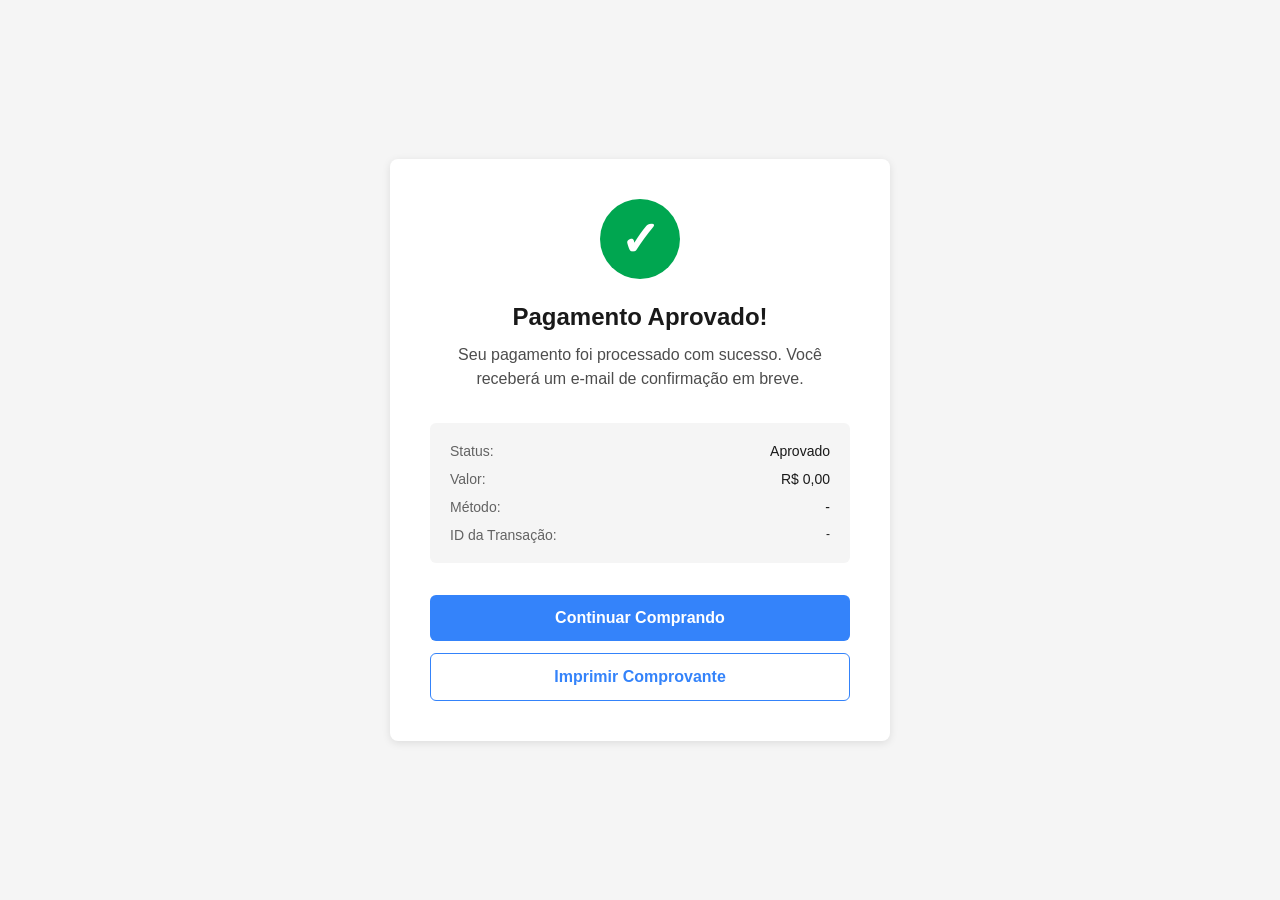
<file: Downloads/saveweb2zip-com-www-mercadolivre-com-br/success.html>
<!DOCTYPE html>
<html lang="pt-BR">
<head>
    <meta charset="UTF-8">
    <meta name="viewport" content="width=device-width, initial-scale=1.0">
    <title>Pagamento Aprovado - Mercado Livre</title>
    <style>
        * {
            margin: 0;
            padding: 0;
            box-sizing: border-box;
        }
        
        body {
            font-family: "Proxima Nova", -apple-system, Roboto, Arial, sans-serif;
            background-color: #f5f5f5;
            min-height: 100vh;
            display: flex;
            align-items: center;
            justify-content: center;
            padding: 20px;
        }
        
        .success-container {
            background-color: #fff;
            border-radius: 8px;
            padding: 40px;
            max-width: 500px;
            width: 100%;
            text-align: center;
            box-shadow: 0 2px 8px rgba(0,0,0,.1);
        }
        
        .success-icon {
            width: 80px;
            height: 80px;
            margin: 0 auto 24px;
            background-color: #00a650;
            border-radius: 50%;
            display: flex;
            align-items: center;
            justify-content: center;
            position: relative;
        }
        
        .success-icon::before {
            content: '✓';
            color: #fff;
            font-size: 48px;
            font-weight: bold;
        }
        
        .success-title {
            font-size: 24px;
            font-weight: 600;
            color: rgba(0,0,0,.9);
            margin-bottom: 12px;
        }
        
        .success-message {
            font-size: 16px;
            color: rgba(0,0,0,.7);
            margin-bottom: 32px;
            line-height: 1.5;
        }
        
        .success-details {
            background-color: #f5f5f5;
            border-radius: 6px;
            padding: 20px;
            margin-bottom: 32px;
            text-align: left;
        }
        
        .detail-item {
            display: flex;
            justify-content: space-between;
            margin-bottom: 12px;
            font-size: 14px;
        }
        
        .detail-item:last-child {
            margin-bottom: 0;
        }
        
        .detail-label {
            color: rgba(0,0,0,.6);
        }
        
        .detail-value {
            color: rgba(0,0,0,.9);
            font-weight: 500;
        }
        
        .button-group {
            display: flex;
            gap: 12px;
            flex-direction: column;
        }
        
        .btn {
            padding: 14px 24px;
            border-radius: 6px;
            font-size: 16px;
            font-weight: 600;
            cursor: pointer;
            border: none;
            transition: all 0.2s;
            text-decoration: none;
            display: inline-block;
        }
        
        .btn-primary {
            background-color: #3483fa;
            color: #fff;
        }
        
        .btn-primary:hover {
            background-color: #2968c8;
        }
        
        .btn-secondary {
            background-color: #fff;
            color: #3483fa;
            border: 1px solid #3483fa;
        }
        
        .btn-secondary:hover {
            background-color: #f5f5f5;
        }
        
        @media (max-width: 480px) {
            .success-container {
                padding: 24px;
            }
            
            .success-title {
                font-size: 20px;
            }
            
            .success-message {
                font-size: 14px;
            }
        }
    </style>
</head>
<body>
    <div class="success-container">
        <div class="success-icon"></div>
        
        <h1 class="success-title">Pagamento Aprovado!</h1>
        
        <p class="success-message">
            Seu pagamento foi processado com sucesso. Você receberá um e-mail de confirmação em breve.
        </p>
        
        <div class="success-details" id="paymentDetails">
            <div class="detail-item">
                <span class="detail-label">Status:</span>
                <span class="detail-value" id="status">Aprovado</span>
            </div>
            <div class="detail-item">
                <span class="detail-label">Valor:</span>
                <span class="detail-value" id="amount">R$ 0,00</span>
            </div>
            <div class="detail-item">
                <span class="detail-label">Método:</span>
                <span class="detail-value" id="method">-</span>
            </div>
            <div class="detail-item">
                <span class="detail-label">ID da Transação:</span>
                <span class="detail-value" id="transactionId" style="font-size: 12px; word-break: break-all;">-</span>
            </div>
        </div>
        
        <div class="button-group">
            <a href="index.html" class="btn btn-primary">Continuar Comprando</a>
            <a href="#" class="btn btn-secondary" onclick="window.print(); return false;">Imprimir Comprovante</a>
        </div>
    </div>
    
    <script>
        // Recuperar dados do pagamento do localStorage ou URL
        function loadPaymentData() {
            // Tentar obter da URL
            const urlParams = new URLSearchParams(window.location.search);
            const transactionId = urlParams.get('transaction_id') || urlParams.get('id');
            const amount = urlParams.get('amount');
            const method = urlParams.get('method');
            const status = urlParams.get('status');
            
            // Tentar obter do localStorage
            const storedPayment = localStorage.getItem('lastPayment');
            
            if (storedPayment) {
                try {
                    const payment = JSON.parse(storedPayment);
                    
                    if (payment.transaction_id) {
                        document.getElementById('transactionId').textContent = payment.transaction_id;
                    }
                    
                    if (payment.amount) {
                        document.getElementById('amount').textContent = 
                            new Intl.NumberFormat('pt-BR', {
                                style: 'currency',
                                currency: 'BRL'
                            }).format(payment.amount);
                    }
                    
                    if (payment.payment_method) {
                        const methodNames = {
                            'PIX': 'PIX',
                            'CREDIT_CARD': 'Cartão de Crédito',
                            'credit_card': 'Cartão de Crédito',
                            'pix': 'PIX'
                        };
                        document.getElementById('method').textContent = 
                            methodNames[payment.payment_method] || payment.payment_method;
                    }
                    
                    if (payment.status) {
                        const statusNames = {
                            'approved': 'Aprovado',
                            'APPROVED': 'Aprovado',
                            'pending': 'Pendente',
                            'PENDING': 'Pendente'
                        };
                        document.getElementById('status').textContent = 
                            statusNames[payment.status] || payment.status;
                    }
                } catch (e) {
                    console.error('Erro ao carregar dados do pagamento:', e);
                }
            } else if (transactionId) {
                // Usar dados da URL
                if (transactionId) {
                    document.getElementById('transactionId').textContent = transactionId;
                }
                if (amount) {
                    document.getElementById('amount').textContent = 
                        new Intl.NumberFormat('pt-BR', {
                            style: 'currency',
                            currency: 'BRL'
                        }).format(parseFloat(amount));
                }
                if (method) {
                    document.getElementById('method').textContent = method;
                }
                if (status) {
                    document.getElementById('status').textContent = status;
                }
            }
        }
        
        // Carregar dados quando a página carregar
        window.addEventListener('DOMContentLoaded', loadPaymentData);
    </script>
</body>
</html>
</file>
